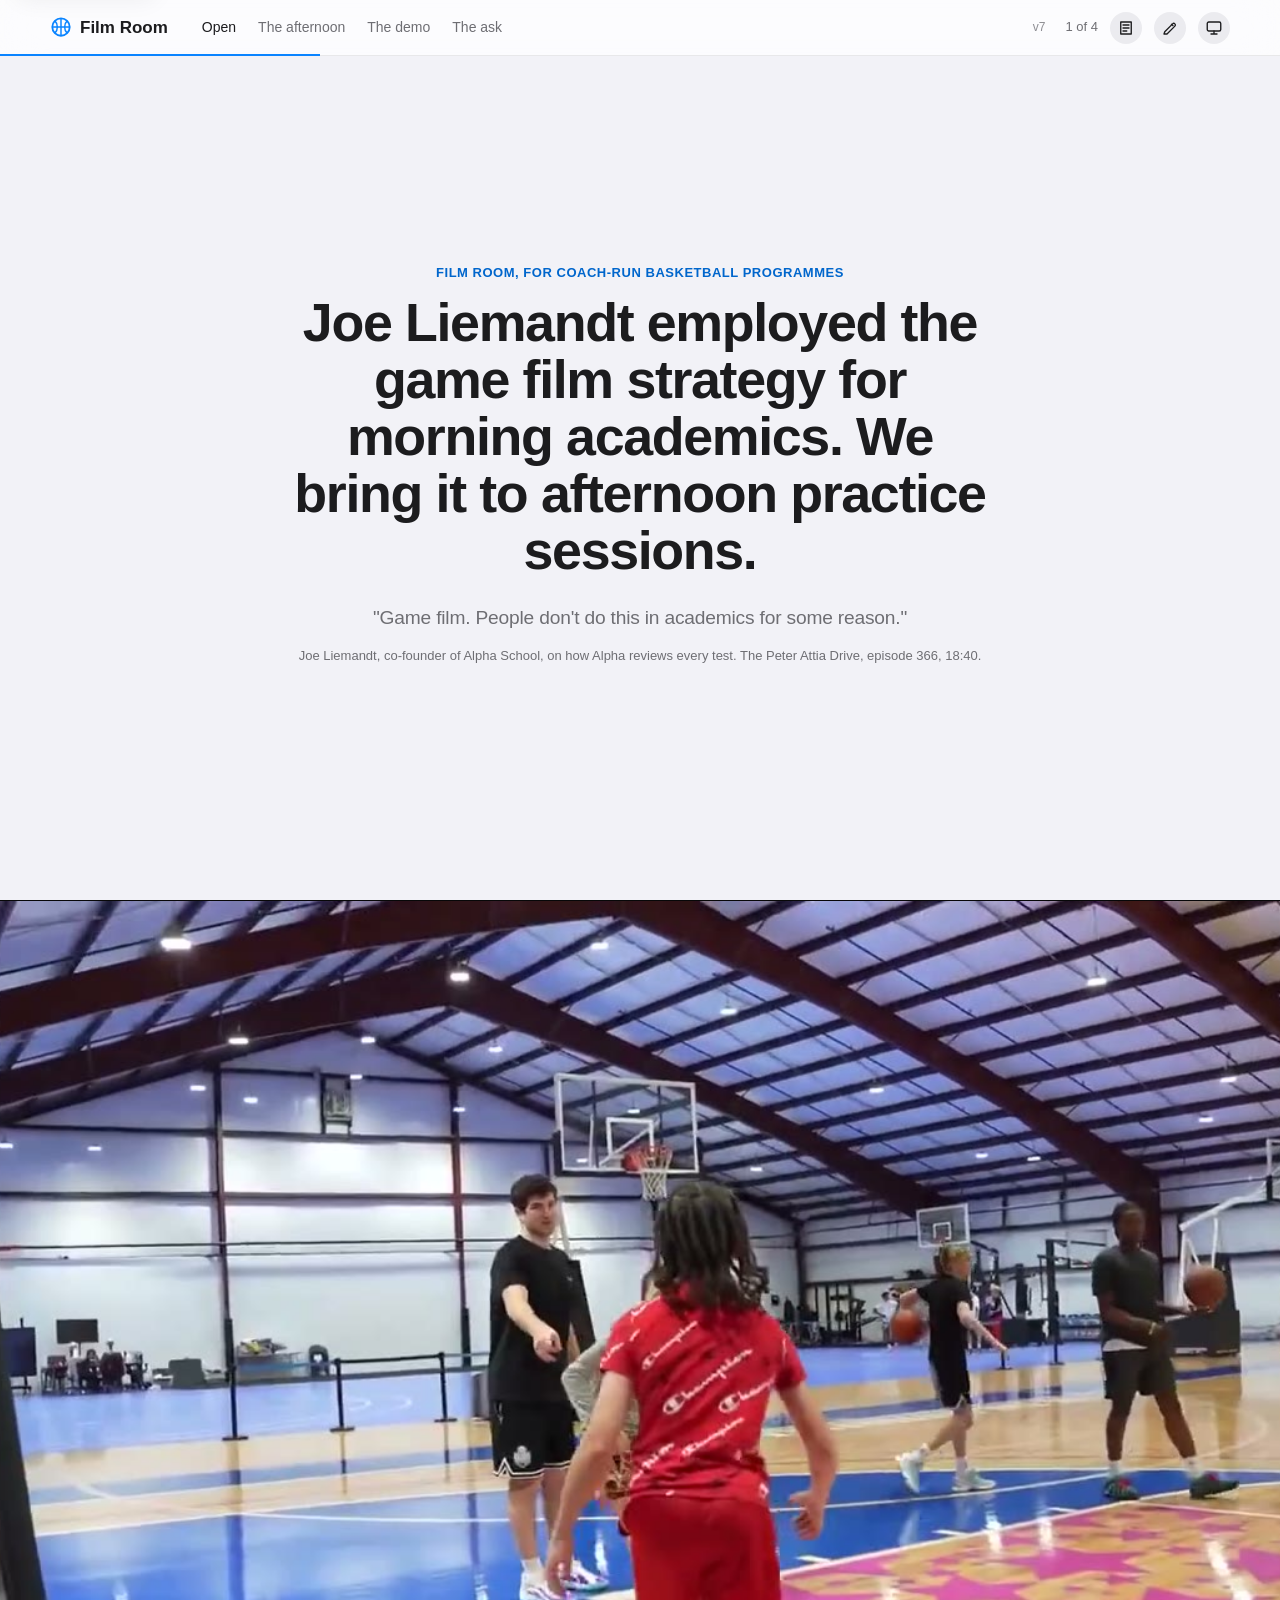
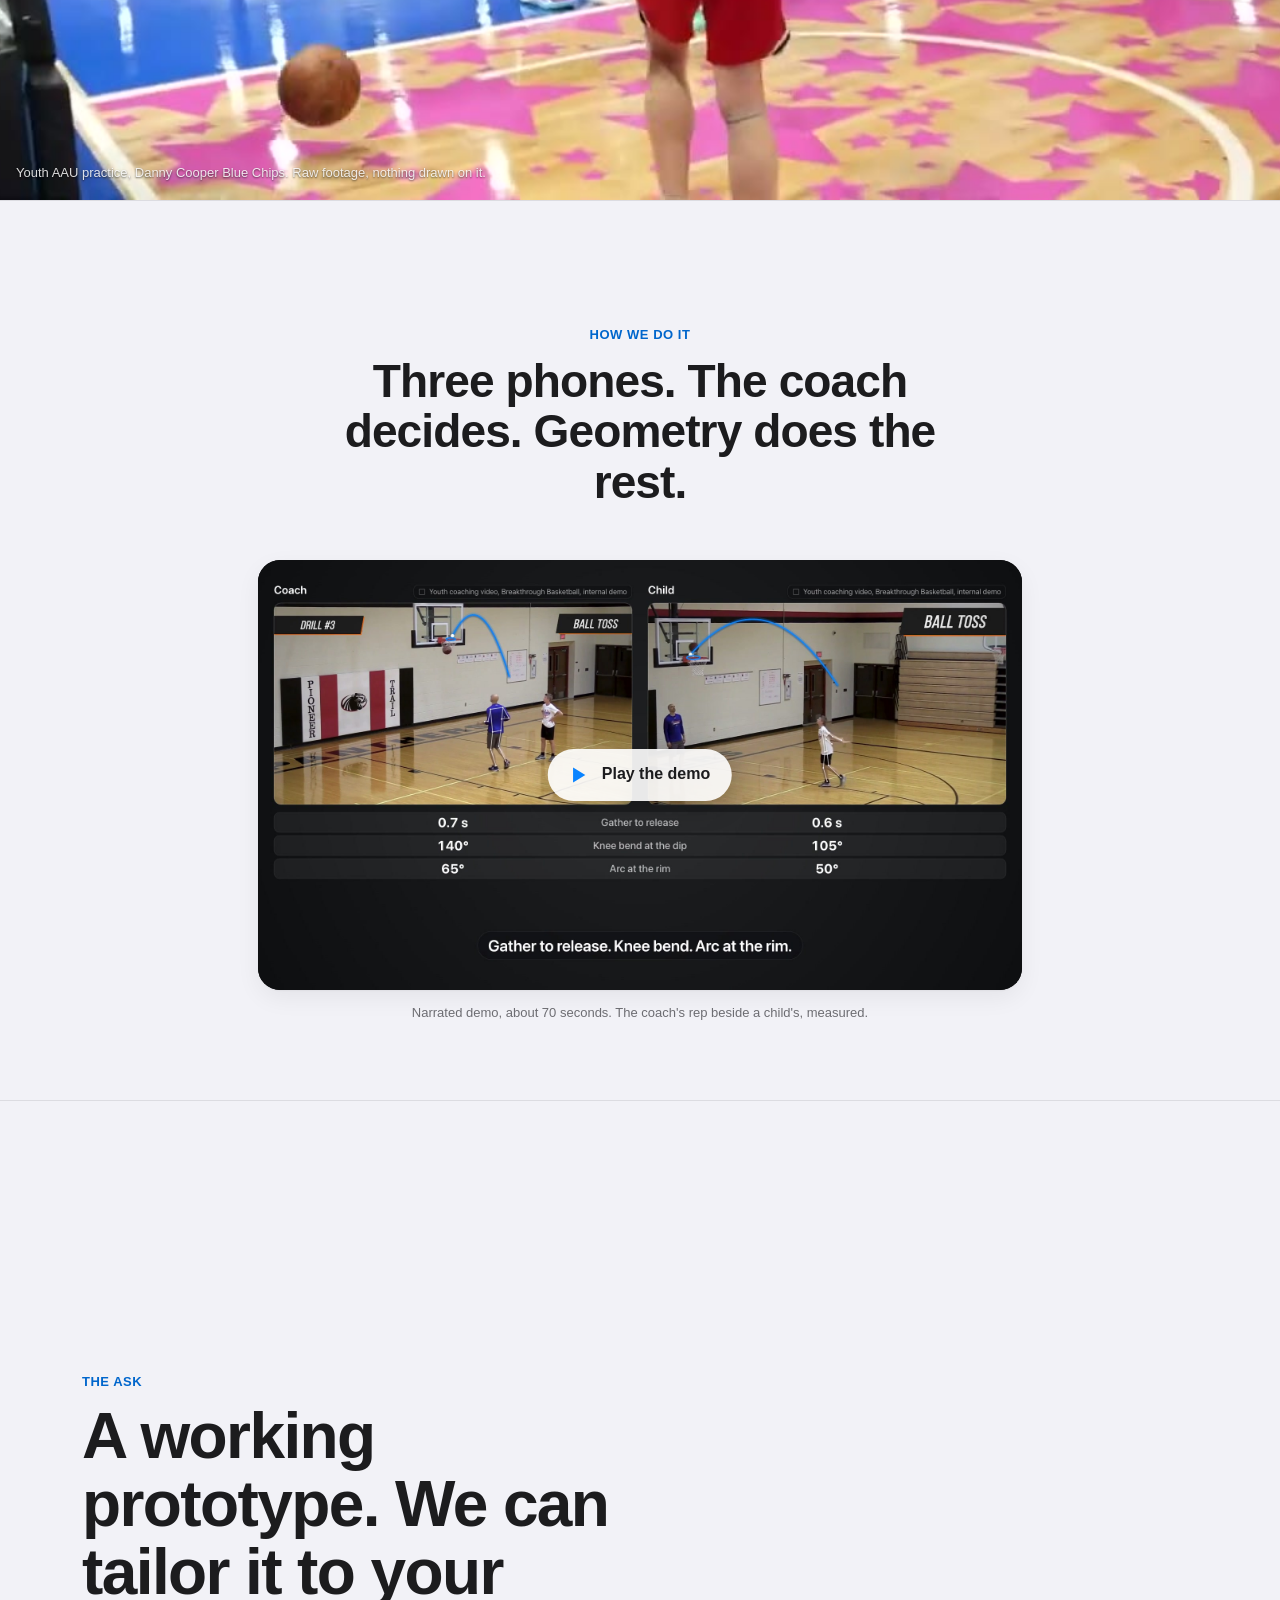
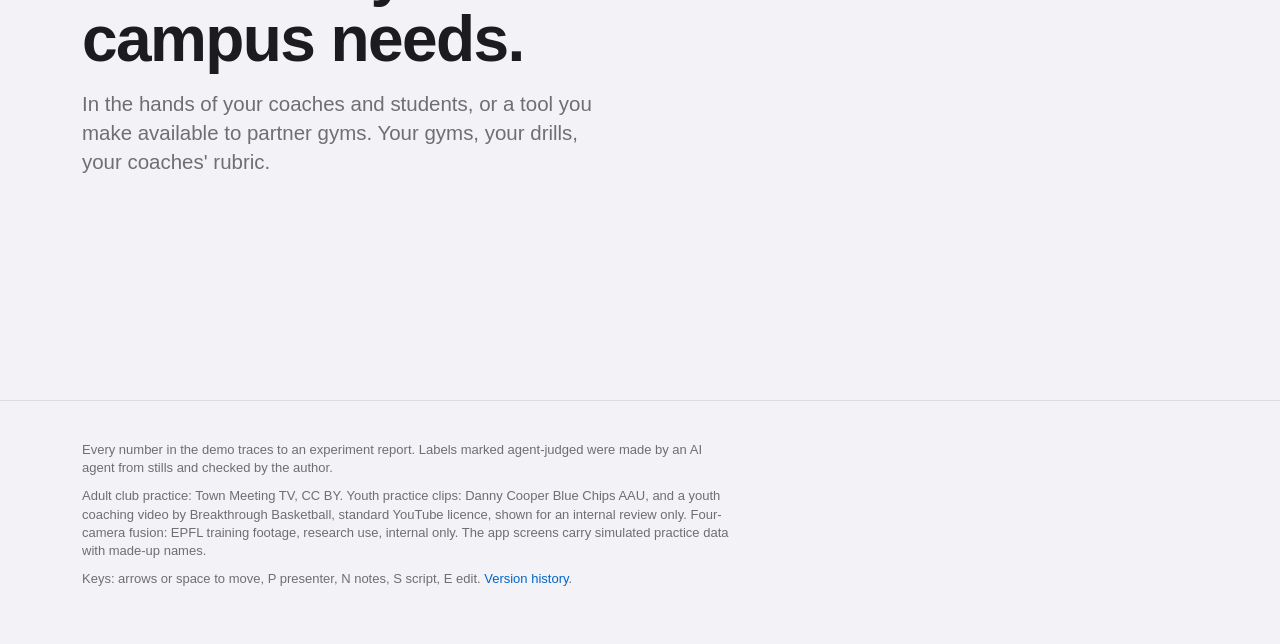
<file: index.html>
<!doctype html>
<html lang="en">
<head>
<meta charset="utf-8">
<meta name="viewport" content="width=device-width, initial-scale=1, viewport-fit=cover">
<title>Film Room</title>
<meta name="description" content="Film Room brings the game film strategy to the afternoon practice session. Three phones a coach sets up put every drill, every basket and every child on record.">
<meta name="color-scheme" content="light only">
<meta name="theme-color" content="#F2F2F7">
<meta name="robots" content="noindex">
<link rel="icon" href="favicon.svg" type="image/svg+xml">
<link rel="stylesheet" href="styles.css">
<link rel="stylesheet" href="editor.css">
</head>
<body>
<a class="skip" href="#deck">Skip to content</a>

<header class="nav" id="nav">
  <a class="brand" href="#hero" aria-label="Film Room, back to the start">
    <svg viewBox="0 0 24 24" aria-hidden="true"><circle cx="12" cy="12" r="9.5" fill="none" stroke="currentColor" stroke-width="2"/><path d="M2.5 12h19M12 2.5v19M5.3 5.3c3.6 3.2 3.6 10.2 0 13.4M18.7 5.3c-3.6 3.2-3.6 10.2 0 13.4" fill="none" stroke="currentColor" stroke-width="1.6"/></svg>
    <span>Film Room</span>
  </a>
  <nav class="links" id="links" aria-label="Sections"></nav>
  <span class="spacer"></span>
  <span class="version" id="version-label" title="Published version"></span>
  <span class="counter" id="counter" aria-live="off"><span id="c-now">1</span> of <span id="c-all">4</span></span>
  <button class="icon-btn" id="script-btn" type="button" aria-pressed="false" title="Script (S)" aria-label="Script drawer">
    <svg viewBox="0 0 24 24" aria-hidden="true"><path d="M5 4h14v16H5zM8 8h8M8 12h8M8 16h5" fill="none" stroke="currentColor" stroke-width="1.8" stroke-linecap="round" stroke-linejoin="round"/></svg>
  </button>
  <button class="icon-btn" id="edit-btn" type="button" aria-pressed="false" title="Edit (E)" aria-label="Edit mode">
    <svg viewBox="0 0 24 24" aria-hidden="true"><path d="M4 20h4l10.5-10.5a2.1 2.1 0 0 0-3-3L5 17z" fill="none" stroke="currentColor" stroke-width="1.8" stroke-linejoin="round"/><path d="M13.5 6.5l3 3" stroke="currentColor" stroke-width="1.8"/></svg>
  </button>
  <button class="icon-btn" id="present-btn" type="button" aria-pressed="false" title="Presenter mode (P)" aria-label="Presenter mode">
    <svg viewBox="0 0 24 24" aria-hidden="true"><rect x="3" y="4" width="18" height="12" rx="2" fill="none" stroke="currentColor" stroke-width="1.8"/><path d="M12 16v4M8 20h8" stroke="currentColor" stroke-width="1.8" stroke-linecap="round"/></svg>
  </button>
  <div class="progress" aria-hidden="true"><div class="progress-bar" id="progress"></div></div>
</header>

<div class="editbar" id="editbar" hidden>
  <span class="editbar-msg" id="edit-msg">Editing. Click any text to change it. Drafts save in this browser.</span>
  <span class="spacer"></span>
  <button type="button" class="btn btn-sm" id="revert-btn">Discard draft</button>
  <button type="button" class="btn btn-sm" id="download-btn">Download copy</button>
  <button type="button" class="btn btn-sm btn-primary" id="publish-btn">Publish</button>
  <button type="button" class="btn btn-sm" id="done-btn">Done</button>
</div>

<main id="deck"></main>

<aside class="drawer" id="drawer" hidden aria-label="Script">
  <div class="drawer-head">
    <h2>The script</h2>
    <span class="foot" id="drawer-sub">What to say on each screen. Press S to hide.</span>
    <button type="button" class="icon-btn" id="drawer-close" aria-label="Close script">&#215;</button>
  </div>
  <div class="drawer-body" id="drawer-body"></div>
</aside>

<footer class="site-foot">
  <div class="inner">
    <p id="foot-provenance" data-field="footer.provenance"></p>
    <p id="foot-footage" data-field="footer.footage"></p>
    <p>Keys: arrows or space to move, P presenter, N notes, S script, E edit. <a href="versions/index.html" id="versions-link">Version history</a>.</p>
  </div>
</footer>

<div class="presenter" id="presenter" hidden>
  <div class="p-bar">
    <button type="button" class="p-btn" id="p-prev" aria-label="Previous section">&#8249;</button>
    <span class="p-count" id="p-count">1 / 4</span>
    <button type="button" class="p-btn" id="p-next" aria-label="Next section">&#8250;</button>
    <button type="button" class="p-btn p-text" id="p-notes" aria-pressed="false">Script</button>
    <button type="button" class="p-btn p-text" id="p-exit">Exit</button>
  </div>
  <aside class="notes" id="notes" hidden><p class="notes-title" id="notes-title"></p><p id="notes-text"></p></aside>
</div>

<dialog class="save" id="publish-dialog">
  <form method="dialog" id="publish-form">
    <h3 id="publish-title">Publish</h3>
    <label>Your name <input name="name" required autocomplete="name"></label>
    <label>What changed, and why? <textarea name="note" rows="3" placeholder="e.g. Shortened the opening; moved the video above the footage."></textarea></label>
    <label id="token-label">GitHub token <input name="token" type="password" autocomplete="off" spellcheck="false">
      <span class="small">Needed once, then kept in this browser. Create a <a href="https://github.com/settings/personal-access-tokens/new" target="_blank" rel="noopener">fine-grained token</a> with resource owner <b>trilogy-group</b>, only the <b>film-room-pitch</b> repository, and <b>Contents: Read and write</b>.</span>
    </label>
    <p class="small" id="publish-help">Publishes to the shared link, so everyone sees it. The version history records who changed what.</p>
    <p class="error" id="publish-error" hidden></p>
    <menu>
      <button type="button" class="btn btn-sm" id="publish-cancel">Cancel</button>
      <button type="submit" class="btn btn-sm btn-primary" id="publish-go">Publish</button>
    </menu>
  </form>
</dialog>

<!-- CONTENT: everything the page shows and says. Edit mode rewrites this block; Publish commits the file. -->
<script id="content" type="application/json">
{
 "version": 7,
 "history": [
  {
   "version": 1,
   "by": "Samkit Shah",
   "at": "2026-10-15T10:00:00Z",
   "note": "First published version.",
   "changed": []
  },
  {
   "version": 2,
   "by": "Samkit Shah",
   "at": "2026-10-15T14:00:00Z",
   "note": "Demo video v6: each view shown as described, coach versus child comparison with measured values, geometry first.",
   "changed": [
    "The demo"
   ]
  },
  {
   "version": 3,
   "by": "Samkit",
   "at": "2026-10-15T10:41:47.988Z",
   "note": "Script",
   "changed": [
    "Open",
    "On real footage",
    "The demo",
    "The ask"
   ]
  },
  {
   "version": 4,
   "by": "Samkit Shah",
   "at": "2026-10-15T17:00:00Z",
   "note": "Demo video v7 (84 s): one comparison pair, admin in one line; demo script matched to it.",
   "changed": [
    "The demo"
   ]
  },
  {
   "version": 5,
   "by": "Samkit",
   "at": "2026-10-15T12:34:20.085Z",
   "note": "shortened read out script",
   "changed": [
    "Open",
    "On real footage",
    "The ask"
   ]
  },
  {
   "version": 6,
   "by": "Samkit Shah",
   "at": "2026-10-15T19:00:00Z",
   "note": "Demo video v8 (71 s): numbers shown on screen, not spoken, matching the v5 script.",
   "changed": [
    "The demo"
   ]
  },
  {
   "version": 7,
   "by": "Samkit Shah",
   "at": "2026-10-15T20:00:00Z",
   "note": "Footage screen is now raw youth practice with no overlays, for the Imagine paragraph.",
   "changed": [
    "The afternoon"
   ]
  }
 ],
 "sections": [
  {
   "id": "hero",
   "kind": "hero",
   "title": "Open",
   "eyebrow": "Film Room, for coach-run basketball programmes",
   "headline": "Joe Liemandt employed the game film strategy for morning academics. We bring it to afternoon practice sessions.",
   "quote": "\"Game film. People don't do this in academics for some reason.\"",
   "attribution": "Joe Liemandt, co-founder of Alpha School, on how Alpha reviews every test. The Peter Attia Drive, episode 366, 18:40.",
   "script": "Joe used the game film strategy for the morning academics at Alpha. And we believe we should bring it to TSA for their afternoon basketball practice sessions.\n"
  },
  {
   "id": "footage",
   "kind": "fullvideo",
   "title": "The afternoon",
   "src": "assets/clips/practice.mp4",
   "poster": "assets/clips/practice.jpg",
   "pills": [],
   "caption": "Youth AAU practice, Danny Cooper Blue Chips. Raw footage, nothing drawn on it.",
   "script": "Imagine a world where a coach does not have to keep tabs on twelve children and every rep they took. How well did they take it and Where exactly did it go wrong? Today that lives in the coach's head.\n\nImagine a child does not have to wait for the coach to show the drill again, or fight for his attention to get feedback. \n\nImagine a parent who can watch their child get better every week, and share a clip with the family.\n\nAnd the head office able to look across every campus, every gym, every session, on one screen. "
  },
  {
   "id": "how",
   "kind": "demo",
   "title": "The demo",
   "eyebrow": "How we do it",
   "headline": "Three phones. The coach decides. Geometry does the rest.",
   "src": "assets/demo.mp4",
   "webm": "assets/demo.webm",
   "poster": "assets/demo-poster.jpg",
   "caption": "Narrated demo, about 70 seconds. The coach's rep beside a child's, measured.",
   "script": "We do not have to imagine it. This is exactly what we have prototyped.\nYou're probably wondering how do we do it?\n\nNo heavy equipment. No sensors. Just three phones. Two at the corners on one side of the gym, one on the far sideline, each on a tripod. Where two views cross, we know where a body or a ball is, in three dimensions.\n\nThe whole afternoon goes on record. Every drill, every basket, every child. Shooting, dribbling, drives and finishes.\n\nThe coach records the rep once, and it becomes the reference for that drill. From then on, every child's rep is measured against it. Every child's rep is set beside the coach's. Time from gather to release: coach 0.7 seconds, child 0.6. Knee bend at the dip: coach 140 degrees, child 105. Arc of the ball at the rim: 65 degrees against 50. From that, one line for the child: hold your finish a beat longer. Not a grade. One thing to try.\n\nAfter practice, the coach gets a montage to review, each clip with the camera's call. And one view of the whole group: how each child performed, week to week.\n\nThe parent sees the coach's line for the week, attendance, and a clip to keep.\n\nThe admin sees every campus on one screen."
  },
  {
   "id": "ask",
   "kind": "ask",
   "title": "The ask",
   "eyebrow": "The ask",
   "headline": "A working prototype. We can tailor it to your campus needs.",
   "lead": "In the hands of your coaches and students, or a tool you make available to partner gyms. Your gyms, your drills, your coaches' rubric.",
   "script": "If this sounds something that you would would like to put in your coaches, athletes and parent's hands, let's discuss on how we can tailor it for your campus."
  }
 ],
 "footer": {
  "provenance": "Every number in the demo traces to an experiment report. Labels marked agent-judged were made by an AI agent from stills and checked by the author.",
  "footage": "Adult club practice: Town Meeting TV, CC BY. Youth practice clips: Danny Cooper Blue Chips AAU, and a youth coaching video by Breakthrough Basketball, standard YouTube licence, shown for an internal review only. Four-camera fusion: EPFL training footage, research use, internal only. The app screens carry simulated practice data with made-up names."
 }
}
</script>

<script src="app.js" defer></script>
<script src="editor.js" defer></script>
</body>
</html>
</file>
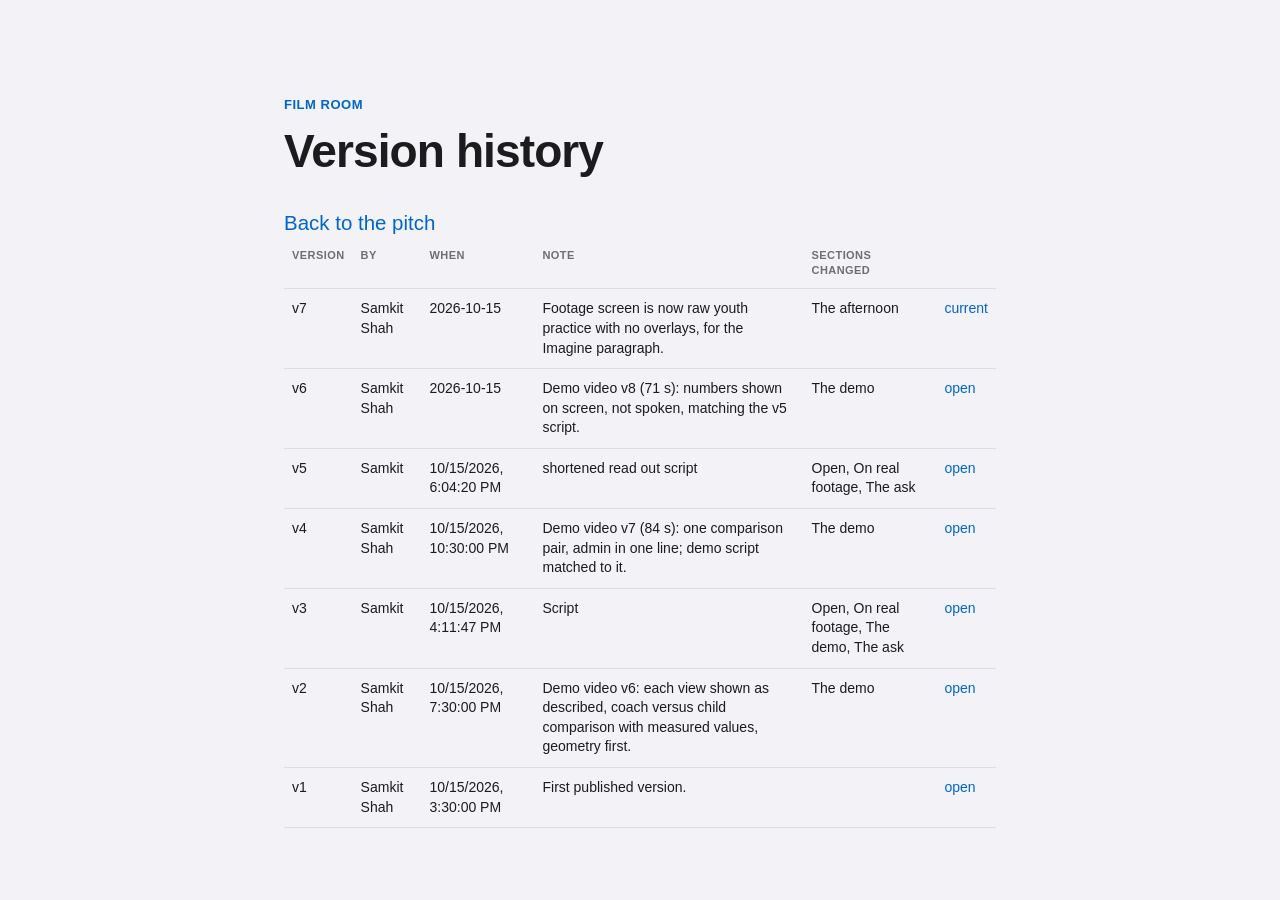
<file: versions/index.html>
<!doctype html><html lang="en"><head><meta charset="utf-8"><meta name="viewport" content="width=device-width, initial-scale=1"><title>Film Room, versions</title><meta name="robots" content="noindex"><link rel="stylesheet" href="../styles.css"><link rel="stylesheet" href="../editor.css"></head><body><div class="versions"><p class="eyebrow">Film Room</p><h1 class="title">Version history</h1><p class="lead"><a href="../index.html">Back to the pitch</a></p><table><thead><tr><th>Version</th><th>By</th><th>When</th><th>Note</th><th>Sections changed</th><th></th></tr></thead><tbody><tr><td>v7</td><td>Samkit Shah</td><td>2026-10-15</td><td>Footage screen is now raw youth practice with no overlays, for the Imagine paragraph.</td><td>The afternoon</td><td><a href="../index.html">current</a></td></tr><tr><td>v6</td><td>Samkit Shah</td><td>2026-10-15</td><td>Demo video v8 (71 s): numbers shown on screen, not spoken, matching the v5 script.</td><td>The demo</td><td><a href="v6.html">open</a></td></tr><tr><td>v5</td><td>Samkit</td><td>10/15/2026, 6:04:20 PM</td><td>shortened read out script</td><td>Open, On real footage, The ask</td><td><a href="v5.html">open</a></td></tr><tr><td>v4</td><td>Samkit Shah</td><td>10/15/2026, 10:30:00 PM</td><td>Demo video v7 (84 s): one comparison pair, admin in one line; demo script matched to it.</td><td>The demo</td><td><a href="v4.html">open</a></td></tr><tr><td>v3</td><td>Samkit</td><td>10/15/2026, 4:11:47 PM</td><td>Script</td><td>Open, On real footage, The demo, The ask</td><td><a href="v3.html">open</a></td></tr><tr><td>v2</td><td>Samkit Shah</td><td>10/15/2026, 7:30:00 PM</td><td>Demo video v6: each view shown as described, coach versus child comparison with measured values, geometry first.</td><td>The demo</td><td><a href="v2.html">open</a></td></tr><tr><td>v1</td><td>Samkit Shah</td><td>10/15/2026, 3:30:00 PM</td><td>First published version.</td><td></td><td><a href="v1.html">open</a></td></tr></tbody></table></div></body></html>
</file>
<file: styles.css>
/* Film Room landing v3. Light only, Apple HIG card style (as demo-app/): white cards on #F2F2F7,
   one accent #0A84FF, hairlines rgba(60,60,67,.12), glass only on the top nav. One idea per slide. */
:root {
  color-scheme: light only;
  --bg: #f2f2f7;
  --card: #ffffff;
  --text: #1c1c1e;
  --text-2: #6e6e73;
  --text-3: #8e8e93;
  --hair: rgba(60, 60, 67, 0.12);
  --fill: rgba(118, 118, 128, 0.12);
  --fill-2: rgba(118, 118, 128, 0.2);
  --accent: #0a84ff;
  --accent-press: #0071e3;
  --accent-text: #0066cc;
  --green: #248a3d;
  --red: #c4302b;
  --amber: #b25000;
  --amber-bg: rgba(255, 149, 0, 0.14);
  --glass: rgba(255, 255, 255, 0.72);
  --glass-line: rgba(0, 0, 0, 0.08);
  --blur: blur(20px) saturate(180%);
  --shadow: 0 1px 2px rgba(0, 0, 0, 0.04), 0 8px 24px rgba(0, 0, 0, 0.06);
  --r-card: 22px;
  --r-media: 14px;
  --nav-h: 56px;
  --ease: cubic-bezier(0.22, 1, 0.36, 1);
  --dur: 200ms;
  --font: -apple-system, BlinkMacSystemFont, "SF Pro Text", "SF Pro Display", "Helvetica Neue", Helvetica, Arial, sans-serif;
}

*, *::before, *::after { box-sizing: border-box; }
html {
  font-family: var(--font); font-size: 17px; line-height: 1.4; color: var(--text); background: var(--bg);
  -webkit-font-smoothing: antialiased; text-rendering: optimizeLegibility; -webkit-text-size-adjust: 100%;
  scroll-behavior: smooth;
}
body { margin: 0; background: var(--bg); overflow-x: hidden; }
img, video { display: block; max-width: 100%; height: auto; }
a { color: var(--accent-text); text-decoration: none; }
a:hover { text-decoration: underline; }
button { font: inherit; color: inherit; }
:focus-visible { outline: 3px solid color-mix(in srgb, var(--accent) 55%, transparent); outline-offset: 2px; border-radius: 8px; }
h1, h2, h3, p, ul, ol, figure, blockquote { margin: 0; }
strong { font-weight: 600; }
[hidden] { display: none !important; }
.sr { position: absolute; width: 1px; height: 1px; overflow: hidden; clip: rect(0 0 0 0); white-space: nowrap; }
.skip { position: absolute; left: 16px; top: -48px; z-index: 100; background: var(--card); padding: 8px 14px; border-radius: 10px; box-shadow: var(--shadow); }
.skip:focus { top: 8px; }

/* ---------- glass nav ---------- */
.nav {
  position: fixed; top: 0; left: 0; right: 0; z-index: 40; height: var(--nav-h);
  display: flex; align-items: center; gap: 12px; padding: 0 max(16px, calc((100vw - 1180px) / 2));
  background: var(--glass); backdrop-filter: var(--blur); -webkit-backdrop-filter: var(--blur);
  border-bottom: 1px solid var(--glass-line); transition: transform 300ms var(--ease), opacity 300ms var(--ease);
}
.brand { display: inline-flex; align-items: center; gap: 8px; font-weight: 600; color: var(--text); white-space: nowrap; }
.brand:hover { text-decoration: none; }
.brand svg { width: 22px; height: 22px; color: var(--accent); flex: none; }
.links { display: flex; gap: 2px; margin-left: 12px; }
.links a { color: var(--text-2); font-size: 14px; padding: 6px 10px; border-radius: 999px; white-space: nowrap; }
.links a:hover { color: var(--text); background: var(--fill); text-decoration: none; }
.links a.on { color: var(--text); }
.spacer { flex: 1; }
.counter { font-size: 13px; color: var(--text-2); font-variant-numeric: tabular-nums; white-space: nowrap; }
.icon-btn { width: 32px; height: 32px; border-radius: 999px; border: 0; background: var(--fill); display: inline-grid; place-items: center; cursor: pointer; flex: none; }
.icon-btn:hover { background: var(--fill-2); }
.icon-btn svg { width: 18px; height: 18px; }
.progress { position: absolute; left: 0; right: 0; bottom: -1px; height: 2px; }
.progress-bar { height: 100%; width: 0; background: var(--accent); transition: width 300ms var(--ease); }

/* ---------- buttons ---------- */
.btn { display: inline-flex; align-items: center; justify-content: center; gap: 6px; height: 36px; padding: 0 18px; border-radius: 999px; border: 0; background: var(--fill); color: var(--accent-text); font-size: 15px; font-weight: 600; cursor: pointer; white-space: nowrap; transition: background var(--dur) var(--ease); }
.btn:hover { background: var(--fill-2); text-decoration: none; }
.btn-primary { background: var(--accent); color: #fff; }
.btn-primary:hover { background: var(--accent-press); }
.btn-lg { height: 50px; padding: 0 28px; font-size: 17px; }
.btn-sm { height: 30px; padding: 0 14px; font-size: 13px; }
.btn-nav { height: 32px; padding: 0 14px; font-size: 14px; }

/* ---------- slides ---------- */
.slide {
  min-height: 100vh; min-height: 100svh; display: flex; align-items: center;
  padding: calc(var(--nav-h) + 40px) 0 48px; scroll-snap-align: start; position: relative;
}
.slide + .slide { border-top: 1px solid var(--hair); }
.inner { width: 100%; max-width: 1180px; margin: 0 auto; padding: 0 32px; }
.eyebrow { font-size: 13px; font-weight: 600; letter-spacing: 0.04em; text-transform: uppercase; color: var(--accent-text); margin-bottom: 12px; }
.display { font-size: clamp(36px, 5vw, 64px); line-height: 1.06; letter-spacing: -0.025em; font-weight: 700; max-width: 18ch; }
.title { font-size: clamp(30px, 3.6vw, 48px); line-height: 1.1; letter-spacing: -0.02em; font-weight: 700; max-width: 24ch; margin-bottom: 32px; }
.lead { font-size: clamp(19px, 1.6vw, 22px); line-height: 1.4; color: var(--text); max-width: 46ch; }
.body { font-size: 17px; color: var(--text-2); max-width: 52ch; }
.foot { font-size: 13px; line-height: 1.4; color: var(--text-2); }
.src { font-size: 12px; line-height: 1.4; color: var(--text-3); }
.src a, .foot a { color: var(--accent-text); }
h3 { font-size: 17px; line-height: 1.3; font-weight: 600; margin-bottom: 6px; }

.card { background: var(--card); border-radius: var(--r-card); box-shadow: var(--shadow); padding: 24px; }
.media { padding: 12px; display: flex; flex-direction: column; gap: 10px; }
.media img, .media video { border-radius: var(--r-media); width: 100%; }
.media figcaption { padding: 2px 6px 4px; }
.media-shot img { border: 1px solid var(--hair); }
.media-phone { max-width: 300px; justify-self: center; }
.media-phone img { max-height: 62vh; object-fit: cover; object-position: top; }

.split { display: grid; grid-template-columns: minmax(0, 7fr) minmax(0, 5fr); gap: 24px; align-items: center; }
.split-wide { grid-template-columns: minmax(0, 8fr) minmax(0, 4fr); }
.split-phone { grid-template-columns: minmax(0, 6fr) minmax(0, 5fr); }
.split-even { grid-template-columns: 1fr 1fr; align-items: stretch; }
.side { display: flex; flex-direction: column; gap: 16px; }

.cards3 { display: grid; grid-template-columns: repeat(3, minmax(0, 1fr)); gap: 16px; }
.cards2 { display: grid; grid-template-columns: repeat(2, minmax(0, 1fr)); gap: 16px; margin-top: 40px; max-width: 760px; }
.cards2 .card p + p { margin-top: 4px; }
.actions { display: flex; flex-wrap: wrap; gap: 12px 16px; align-items: center; margin-top: 32px; }

/* hero */
.slide-hero .inner { text-align: center; display: flex; flex-direction: column; align-items: center; }
.slide-hero .display { margin: 0 auto; max-width: 20ch; font-size: clamp(36px, 4.6vw, 60px); }
.slide-hero .lead { margin: 16px auto 0; color: var(--text-2); }
.hero-video { margin-top: 32px; width: min(100%, calc((100svh - 470px) * 16 / 9), 980px); min-width: min(100%, 480px); }
.hero-video figcaption { margin-top: 10px; }
.video-frame { position: relative; border-radius: var(--r-card); overflow: hidden; background: #000; box-shadow: var(--shadow); aspect-ratio: 16 / 9; }
.video-frame video { width: 100%; height: 100%; object-fit: cover; }
.play {
  position: absolute; left: 50%; top: 50%; transform: translate(-50%, -50%);
  display: inline-flex; align-items: center; gap: 10px; height: 52px; padding: 0 22px 0 16px; border-radius: 999px; border: 0; cursor: pointer;
  background: rgba(255, 255, 255, 0.9); color: var(--text); font-size: 16px; font-weight: 600; box-shadow: 0 8px 24px rgba(0, 0, 0, 0.18);
  transition: transform var(--dur) var(--ease), background var(--dur) var(--ease);
}
.play:hover { background: #fff; transform: translate(-50%, -50%) scale(1.03); }
.play svg { width: 28px; height: 28px; color: var(--accent); }
.video-frame.playing .play { display: none; }

/* problem */
.tiles3 { display: grid; grid-template-columns: repeat(3, minmax(0, 1fr)); gap: 16px; max-width: 760px; }
.tile { background: var(--card); border-radius: var(--r-card); box-shadow: var(--shadow); padding: 28px 24px; display: flex; flex-direction: column; gap: 4px; }
.big { font-size: clamp(40px, 5vw, 72px); line-height: 1; font-weight: 700; letter-spacing: -0.03em; font-variant-numeric: tabular-nums; }
.tile-label { color: var(--text-2); font-size: 17px; }
.quote { margin-top: 24px; max-width: 760px; }
.quote p { font-size: clamp(19px, 1.7vw, 24px); line-height: 1.35; font-weight: 500; letter-spacing: -0.01em; }
.quote footer { margin-top: 12px; }

/* stats */
.stat { display: flex; flex-direction: column; gap: 10px; }
.stat .big { font-size: clamp(36px, 3.8vw, 56px); color: var(--accent); }
.stat p:not(.src) { font-size: 17px; }
.stat .src { margin-top: auto; padding-top: 8px; border-top: 1px solid var(--hair); }

/* steps */
.steps { list-style: none; padding: 0; display: flex; flex-direction: column; gap: 12px; }
.steps li { display: flex; gap: 16px; align-items: flex-start; padding: 18px 20px; }
.steps p { color: var(--text-2); font-size: 15px; }
.step-n { flex: none; width: 30px; height: 30px; border-radius: 50%; background: var(--accent); color: #fff; display: grid; place-items: center; font-weight: 600; font-size: 15px; }

/* shots / callouts */
.pill { display: inline-flex; align-items: center; height: 26px; padding: 0 12px; border-radius: 999px; background: var(--fill); font-size: 13px; font-weight: 600; color: var(--text); align-self: flex-start; }
.pill-amber { background: var(--amber-bg); color: var(--amber); }
.pill-stop { background: rgba(255, 59, 48, 0.1); color: var(--red); }
.callout { padding: 16px; display: flex; flex-direction: column; gap: 12px; }
.callout img { border-radius: 12px; border: 1px solid var(--hair); }
.plot { border: 1px solid var(--hair); max-height: 34vh; object-fit: contain; background: #fff; }

/* coach mini cards */
.mini-cards { list-style: none; padding: 0; display: flex; flex-direction: column; gap: 12px; }
.mini-cards li { padding: 18px 20px; }
.mini-cards p { color: var(--text-2); font-size: 15px; }

/* no score */
.nogo { display: flex; gap: 16px; align-items: center; padding: 18px 20px; }
.nogo-slot { flex: none; width: 64px; height: 64px; border-radius: 16px; border: 2px dashed var(--hair); background: repeating-linear-gradient(45deg, transparent 0 6px, rgba(60, 60, 67, 0.04) 6px 12px); }
.nogo p { font-size: 15px; color: var(--text-2); }
.nogo strong { color: var(--text); }

/* spikes */
.spike { display: flex; flex-direction: column; gap: 12px; }
.spike-n { width: 30px; height: 30px; border-radius: 50%; background: var(--fill); color: var(--accent-text); display: grid; place-items: center; font-weight: 700; font-size: 15px; }
.spike h3 { font-size: 20px; line-height: 1.25; letter-spacing: -0.01em; margin: 0; }
.spike .num { font-size: 16px; color: var(--text-2); }
.spike .num strong { display: block; font-size: 34px; line-height: 1.1; color: var(--accent); letter-spacing: -0.02em; margin-bottom: 2px; }
.spike .src { margin-top: auto; padding-top: 8px; border-top: 1px solid var(--hair); }

/* results */
.slide-table .title { margin-bottom: 20px; }
.table-card { padding: 4px 8px; overflow: hidden; }
.results { width: 100%; border-collapse: collapse; font-size: 14px; line-height: 1.3; }
.results th, .results td { text-align: left; vertical-align: top; padding: 10px 12px; border-bottom: 1px solid var(--hair); }
.results thead th { font-size: 11px; font-weight: 600; letter-spacing: 0.04em; text-transform: uppercase; color: var(--text-2); padding-top: 14px; }
.results tbody tr:last-child th, .results tbody tr:last-child td { border-bottom: 0; }
.results tbody.more tr:first-child th, .results tbody.more tr:first-child td { border-top: 1px solid var(--hair); }
.results tbody th { font-weight: 600; width: 26%; }
.results td:nth-child(2) { font-variant-numeric: tabular-nums; width: 24%; }
.cav { display: block; font-weight: 400; font-size: 12px; color: var(--text-3); margin-top: 2px; }
.v { display: inline-flex; align-items: center; gap: 6px; white-space: nowrap; font-weight: 600; font-size: 13px; }
.v::before { content: ""; width: 8px; height: 8px; border-radius: 50%; flex: none; }
.v-us { color: var(--green); } .v-us::before { background: #34c759; }
.v-them { color: var(--red); } .v-them::before { background: #ff3b30; }
.v-tie { color: var(--text); } .v-tie::before { background: var(--text-3); }
.v-na { color: var(--text-2); } .v-na::before { box-shadow: inset 0 0 0 1.5px var(--text-3); }
.table-foot { display: flex; gap: 16px; align-items: flex-start; margin-top: 14px; }
.table-foot .foot { max-width: 80ch; }

/* limits */
.nolist { list-style: none; padding: 0; margin-top: 8px; }
.nolist li { padding: 10px 0 10px 30px; border-bottom: 1px solid var(--hair); position: relative; font-size: 17px; }
.nolist li:last-child { border-bottom: 0; }
.nolist li::before { content: ""; position: absolute; left: 4px; top: 50%; width: 14px; height: 2px; background: var(--red); transform: translateY(-50%); border-radius: 2px; }
.verbatim { font-size: 15px; line-height: 1.5; color: var(--text-2); margin-top: 8px; }

/* pilot */
.timeline .card { display: flex; flex-direction: column; gap: 10px; }
.timeline p { color: var(--text-2); font-size: 15px; }
.tight { padding-left: 18px; color: var(--text-2); font-size: 15px; }
.tight li + li { margin-top: 6px; }
.card-stop { box-shadow: var(--shadow), inset 0 0 0 1px rgba(255, 59, 48, 0.18); }

/* ask */
.slide-ask .display { max-width: 16ch; }
.slide-ask .lead { margin-top: 16px; color: var(--text-2); }

/* footer */
.site-foot { padding: 40px 0 56px; border-top: 1px solid var(--hair); }
.site-foot p { font-size: 13px; color: var(--text-2); max-width: 90ch; }
.site-foot p + p { margin-top: 10px; }

/* ---------- presenter mode ---------- */
.presenter { position: fixed; left: 0; right: 0; bottom: 0; z-index: 50; pointer-events: none; display: flex; flex-direction: column; align-items: center; gap: 10px; padding: 0 16px max(16px, env(safe-area-inset-bottom)); }
.p-bar, .notes { pointer-events: auto; }
.p-bar {
  display: flex; align-items: center; gap: 4px; padding: 4px; border-radius: 999px;
  background: var(--glass); backdrop-filter: var(--blur); -webkit-backdrop-filter: var(--blur); border: 1px solid var(--glass-line); box-shadow: var(--shadow);
  opacity: 0.35; transition: opacity var(--dur) var(--ease);
}
.p-bar:hover, .p-bar:focus-within { opacity: 1; }
.p-btn { height: 32px; min-width: 32px; border: 0; border-radius: 999px; background: transparent; cursor: pointer; font-size: 20px; line-height: 1; color: var(--text); }
.p-btn:hover { background: var(--fill); }
.p-text { font-size: 13px; font-weight: 600; padding: 0 12px; color: var(--accent-text); }
.p-btn[aria-pressed="true"] { background: var(--fill-2); }
.p-count { font-size: 13px; color: var(--text-2); font-variant-numeric: tabular-nums; padding: 0 6px; }
.notes { width: min(720px, 100%); max-height: 34vh; overflow: auto; background: var(--card); border-radius: 18px; box-shadow: 0 12px 40px rgba(0, 0, 0, 0.16); padding: 16px 20px; font-size: 15px; line-height: 1.5; color: var(--text); order: -1; }
.notes-title { font-size: 11px; font-weight: 600; letter-spacing: 0.04em; text-transform: uppercase; color: var(--text-2); margin-bottom: 4px; }
body.presenting .nav { transform: translateY(-100%); opacity: 0; pointer-events: none; }
body.presenting .slide { padding-top: 40px; }
body.presenting .site-foot { display: none; }

/* ---------- snapping: mandatory only where slides fit the screen ---------- */
@media (min-width: 900px) and (min-height: 680px) {
  html { scroll-snap-type: y mandatory; }
  .site-foot { scroll-snap-align: end; }
}
@media (max-width: 899px), (max-height: 679px) {
  html { scroll-snap-type: y proximity; }
}

/* ---------- responsive ---------- */
@media (max-width: 1080px) { .links { display: none; } }
@media (max-width: 899px) {
  .inner { padding: 0 16px; }
  .slide { padding: calc(var(--nav-h) + 28px) 0 40px; align-items: flex-start; }
  .split, .split-wide, .split-phone, .split-even { grid-template-columns: 1fr; gap: 16px; }
  .cards3 { grid-template-columns: 1fr; gap: 12px; }
  .cards2 { grid-template-columns: 1fr; gap: 12px; margin-top: 28px; }
  .title { margin-bottom: 20px; }
  .card { padding: 18px; }
  .media { padding: 8px; }
  .hero-video { width: 100%; min-width: 0; margin-top: 24px; }
  .media-phone img { max-height: 70vh; }
  .table-foot { flex-direction: column; }
  /* table as stacked cards */
  .table-card { background: none; box-shadow: none; padding: 0; overflow: visible; }
  .results, .results tbody, .results tr, .results th, .results td { display: block; width: auto !important; }
  .results thead { display: none; }
  .results tr { background: var(--card); border-radius: 18px; box-shadow: var(--shadow); padding: 12px 16px; margin-bottom: 10px; }
  .results tbody.more tr:first-child th, .results tbody.more tr:first-child td { border-top: 0; }
  .results th, .results td { border: 0; padding: 3px 0; }
  .results tbody th { font-size: 15px; padding-bottom: 6px; }
  .results td { display: grid; grid-template-columns: 96px minmax(0, 1fr); gap: 8px; font-size: 14px; padding: 2px 0; }
  .results tr { padding: 10px 14px; margin-bottom: 8px; }
  .results td::before { content: attr(data-l); color: var(--text-2); font-size: 12px; padding-top: 1px; }
}
@media (max-width: 560px) {
  .brand span { display: none; }
  .nav { gap: 8px; }
  .btn-nav { font-size: 13px; padding: 0 12px; }
  .tiles3 { gap: 8px; }
  .tile { padding: 18px 14px; }
  .tile-label { font-size: 14px; }
  .play { height: 44px; font-size: 15px; padding: 0 18px 0 12px; }
  .btn-lg { width: 100%; }
}
@media (prefers-reduced-motion: reduce) {
  html { scroll-behavior: auto; }
  *, *::before, *::after { transition: none !important; }
}

/* what we measure */
.drills { display: grid; grid-template-columns: repeat(3, minmax(0, 1fr)); gap: 10px; }
.drill { display: flex; flex-direction: column; gap: 6px; padding: 14px 16px; }
.drill h3 { font-size: 17px; margin: 0; letter-spacing: -0.01em; }
.drill p { color: var(--text-2); font-size: 14px; line-height: 1.35; }
.drill .pill { height: 22px; font-size: 12px; padding: 0 10px; }
.drill .src { margin-top: auto; padding-top: 6px; border-top: 1px solid var(--hair); font-size: 12px; }
#measure .title { margin-bottom: 18px; }
.pill-green { background: rgba(52, 199, 89, 0.12); color: var(--green); }
.how-line { margin-top: 14px; max-width: 90ch; font-size: 13.5px; }

/* compare table */
.compare th, .compare td { font-size: 13.5px; }
.compare tbody th { width: 20%; }
.compare td:nth-child(2) { width: auto; }
.compare .v { white-space: normal; line-height: 1.25; }
.compare .v::before { margin-top: 5px; align-self: flex-start; }
.compare tr.us th, .compare tr.us td { background: rgba(10, 132, 255, 0.05); }

/* progress */
.trend img { width: 100%; max-width: 390px; display: block; margin: 0 auto; }
.side .trend { margin-bottom: 12px; }

/* reels */
.reels { margin-top: 0; max-width: none; }
.reel { display: flex; flex-direction: column; gap: 12px; }
.reel-head { display: flex; justify-content: space-between; align-items: baseline; }
.reel-head h3 { margin: 0; font-size: 20px; letter-spacing: -0.01em; }
.reel > p { color: var(--text-2); font-size: 15px; }
.strip { list-style: none; padding: 0; display: grid; grid-template-columns: repeat(4, minmax(0, 1fr)); gap: 8px; }
.strip li { display: flex; flex-direction: column; gap: 6px; }
.strip img { width: 100%; aspect-ratio: 16 / 9; object-fit: cover; border-radius: 10px; border: 1px solid var(--hair); display: block; }
.strip span { font-size: 12px; color: var(--text-2); line-height: 1.25; }
@media (max-width: 899px) {
  .drills { grid-template-columns: 1fr; gap: 10px; }
  .strip { grid-template-columns: repeat(2, minmax(0, 1fr)); }
}
#shots .callout img { max-height: 170px; object-fit: cover; object-position: top; }
#growth .side .trend img { max-width: 300px; }
#growth .mini-cards li { padding: 14px 18px; }
#growth .mini-cards p { font-size: 14px; }
#shots .callout img { max-height: 150px; }
#growth .side .trend img { max-width: 260px; }
#growth .side .trend { margin-bottom: 8px; }
#growth .side .trend { padding: 0; box-shadow: none; background: transparent; border: 0; }
#growth .side .trend img { border-radius: 14px; border: 1px solid var(--hair); }
#growth .media > img { max-height: 58vh; object-fit: contain; object-position: top; background: #fff; }

/* restructure 2026-10-13 */
.quote-hero { margin: 0 auto 18px; max-width: 820px; text-align: center; }
.quote-hero p { font-size: clamp(20px, 1.9vw, 27px); color: var(--text-2); font-weight: 500; }
.slide-hero .display { max-width: 20ch; }
.split-views { grid-template-columns: minmax(0, 8fr) minmax(0, 4fr); align-items: start; }
.media-tall img { max-height: 62vh; object-fit: contain; object-position: top; background: #fff; }
.split-admin { grid-template-columns: minmax(0, 3fr) minmax(0, 8fr); align-items: start; }
.admin { padding: 18px 20px; display: flex; flex-direction: column; gap: 12px; }
.admin-head { display: flex; justify-content: space-between; align-items: baseline; }
.admin-head h3 { margin: 0; font-size: 20px; letter-spacing: -0.01em; }
.admin-table { width: 100%; border-collapse: collapse; font-size: 14px; font-variant-numeric: tabular-nums; }
.admin-table th, .admin-table td { text-align: left; padding: 9px 10px; border-bottom: 1px solid var(--hair); }
.admin-table thead th { font-size: 11px; font-weight: 600; letter-spacing: 0.04em; text-transform: uppercase; color: var(--text-2); }
.admin-table tbody tr:last-child td { border-bottom: 0; }
.admin-table td:first-child { font-weight: 600; }
.admin-foot { list-style: none; padding: 0; display: grid; grid-template-columns: repeat(3, minmax(0, 1fr)); gap: 10px; font-size: 14px; color: var(--text-2); }
.admin-foot li { padding: 10px 12px; background: var(--bg); border-radius: 12px; }
#how .hero-video { margin-top: 20px; }
.clips3 .media video { aspect-ratio: 16 / 9; object-fit: cover; }
.clips3 figcaption .pill { margin-right: 8px; vertical-align: middle; }
#footage .media video { aspect-ratio: 16 / 9; object-fit: cover; }
@media (max-width: 899px) {
  .split-views, .split-admin { grid-template-columns: 1fr; }
  .admin-foot { grid-template-columns: 1fr; }
  .admin-table { font-size: 12px; } .admin-table th, .admin-table td { padding: 7px 6px; }
}
#family .media-phone img { max-height: 54vh; }
#family .media-phone { max-width: 280px; }
.slide-hero .display { max-width: 24ch; font-size: clamp(32px, 4.2vw, 60px); }
.quote-under { margin-top: 26px; }
.quote-under p { font-size: clamp(17px, 1.5vw, 22px); }
.slide-full { padding: 0; background: #000; display: block; position: relative; }
.full-video { position: absolute; inset: 0; width: 100%; height: 100%; object-fit: cover; display: block; }
.full-caption { position: absolute; left: 16px; right: 16px; bottom: 18px; margin: 0; color: rgba(255,255,255,0.85); font-size: 13px; line-height: 1.4; text-shadow: 0 1px 2px rgba(0,0,0,0.6); display: flex; flex-wrap: wrap; gap: 8px; align-items: center; }
.full-caption .pill { height: 24px; font-size: 12px; }
body.presenting .slide-full { padding-top: 0; }
</file>
<file: editor.css>
/* Editor, script drawer and publish dialog. Light only, same tokens as styles.css. */
.version { font-size: 12px; color: var(--text-3); padding: 0 8px; font-variant-numeric: tabular-nums; }
.editbar { position: sticky; top: var(--nav-h); z-index: 40; display: flex; gap: 10px; align-items: center; padding: 10px 24px; background: #fff7e0; border-bottom: 1px solid rgba(178, 80, 0, 0.18); font-size: 14px; color: var(--amber); }
.editbar .spacer { flex: 1; }
body.editing [data-field] { outline: 1px dashed transparent; outline-offset: 3px; border-radius: 4px; cursor: text; transition: outline-color 0.15s; }
body.editing [data-field]:hover { outline-color: #b8c7da; }
body.editing [data-field]:focus { outline: 2px solid var(--accent); background: rgba(10, 132, 255, 0.04); }
body.editing .slide { position: relative; }
.section-tools { position: absolute; left: 24px; top: calc(var(--nav-h) + 12px); display: none; gap: 6px; z-index: 5; }
body.editing .section-tools { display: flex; }
.section-tools button { font: 600 12px/1 inherit; padding: 7px 10px; border-radius: 8px; cursor: pointer; border: 1px solid var(--hair); background: #fff; color: var(--text); }
.section-tools button:hover { background: var(--fill); }
.changed-mark { display: none; position: absolute; left: 24px; top: calc(var(--nav-h) + 52px); font-size: 11px; font-weight: 600; letter-spacing: 0.04em; text-transform: uppercase; color: var(--amber); background: var(--amber-bg); padding: 4px 8px; border-radius: 999px; }
.slide[data-changed="1"] .changed-mark { display: inline-block; }

/* drawer */
.drawer { position: fixed; top: 0; right: 0; bottom: 0; width: min(440px, 92vw); z-index: 60; background: var(--card); box-shadow: -12px 0 40px rgba(0, 0, 0, 0.12); display: flex; flex-direction: column; }
.drawer-head { display: flex; align-items: baseline; gap: 12px; padding: 18px 20px 12px; border-bottom: 1px solid var(--hair); }
.drawer-head h2 { font-size: 18px; margin: 0; }
.drawer-head .foot { flex: 1; }
.drawer-head .icon-btn { font-size: 20px; line-height: 1; }
.drawer-body { overflow: auto; padding: 8px 20px 24px; }
.script-item { padding: 14px 0; border-bottom: 1px solid var(--hair); }
.script-item:last-child { border-bottom: 0; }
.script-item h3 { font-size: 12px; font-weight: 600; letter-spacing: 0.04em; text-transform: uppercase; color: var(--text-2); margin: 0 0 6px; display: flex; justify-content: space-between; }
.script-item h3 a { color: var(--accent-text); text-decoration: none; font-weight: 500; text-transform: none; letter-spacing: 0; }
.script-item p { font-size: 15px; line-height: 1.5; white-space: pre-wrap; margin: 0; }
.script-item.on { background: rgba(10, 132, 255, 0.05); margin: 0 -12px; padding-left: 12px; padding-right: 12px; border-radius: 10px; }
body.drawer-open .inner { padding-right: min(460px, 50vw); }
@media (max-width: 899px) { body.drawer-open .inner { padding-right: 16px; } }

/* publish dialog */
dialog.save { border: 0; border-radius: 18px; padding: 24px; width: min(520px, 92vw); box-shadow: 0 24px 80px rgba(0, 0, 0, 0.2); }
dialog.save::backdrop { background: rgba(10, 12, 18, 0.55); }
dialog.save h3 { margin: 0 0 16px; font-size: 20px; }
dialog.save label { display: block; font-weight: 600; margin-bottom: 14px; font-size: 14px; }
dialog.save input, dialog.save textarea { display: block; width: 100%; margin-top: 6px; padding: 10px 12px; font: inherit; font-weight: 400; border: 1px solid var(--hair); border-radius: 8px; }
dialog.save .small { display: block; margin-top: 6px; color: var(--text-2); font-size: 13px; font-weight: 400; line-height: 1.4; }
dialog.save .error { color: var(--red); font-size: 14px; }
dialog.save menu { display: flex; justify-content: flex-end; gap: 10px; padding: 0; margin: 12px 0 0; }

/* versions page */
.versions { max-width: 760px; margin: 0 auto; padding: calc(var(--nav-h) + 40px) 24px 60px; }
.versions table { width: 100%; border-collapse: collapse; font-size: 14px; }
.versions th, .versions td { text-align: left; padding: 10px 8px; border-bottom: 1px solid var(--hair); vertical-align: top; }
.versions th { font-size: 11px; text-transform: uppercase; letter-spacing: 0.04em; color: var(--text-2); }
</file>
